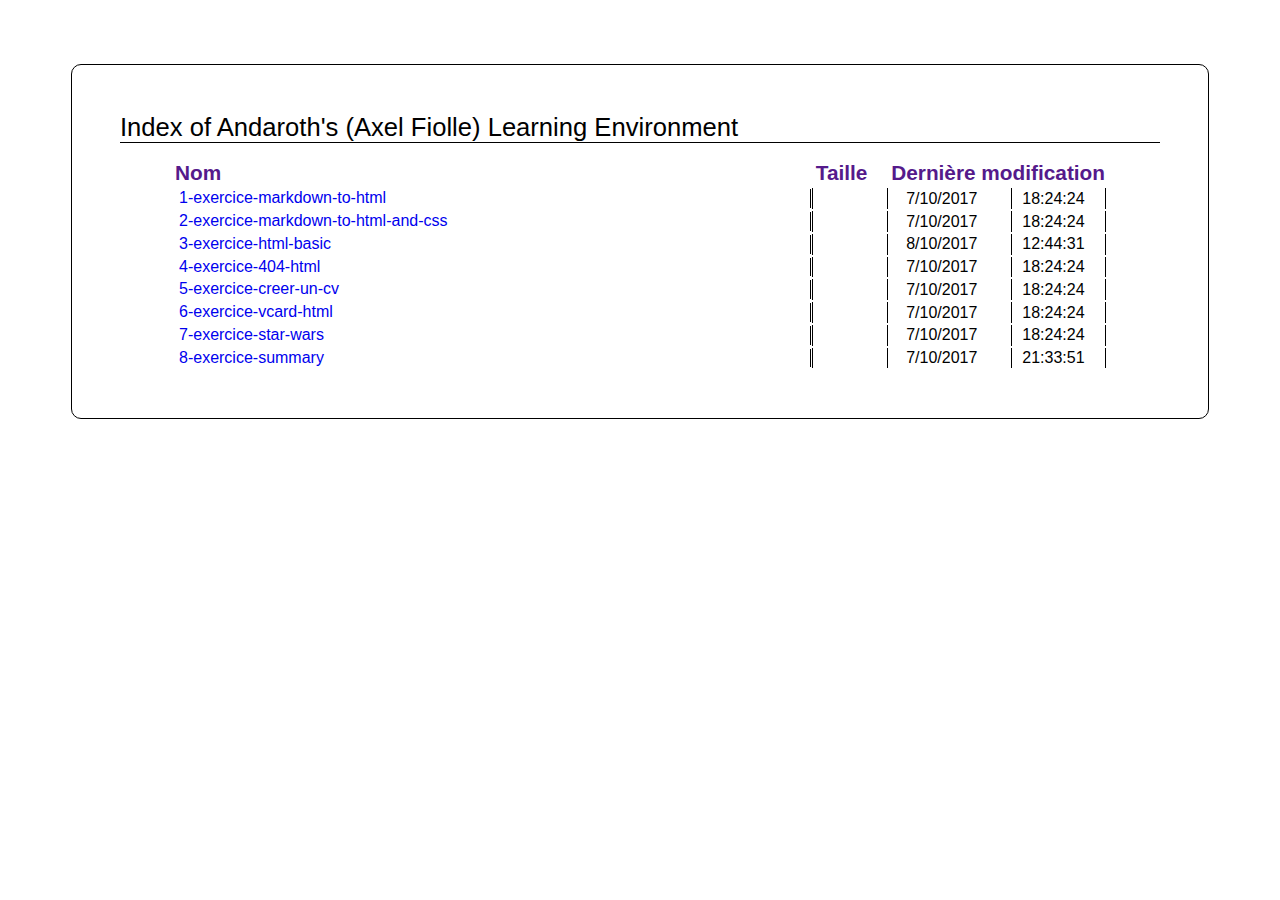
<file: index.html>
﻿<!DOCTYPE html>
<html>
<head>
<meta charset="UTF-8">
<link rel="stylesheet" href="style.css">
<script type="application/javascript">
'use strict';
var gTable, gOrderBy, gTBody, gRows, gUI_showHidden;
document.addEventListener("DOMContentLoaded", function() {
  gTable = document.getElementsByTagName("table")[0];
  gTBody = gTable.tBodies[0];
  if (gTBody.rows.length < 2)
    return;
  gUI_showHidden = document.getElementById("UI_showHidden");
  var headCells = gTable.tHead.rows[0].cells,
      hiddenObjects = false;
  function rowAction(i) {
    return function(event) {
      event.preventDefault();
      orderBy(i);
    }
  }
  for (var i = headCells.length - 1; i >= 0; i--) {
    var anchor = document.createElement("a");
    anchor.href = "";
    anchor.appendChild(headCells[i].firstChild);
    headCells[i].appendChild(anchor);
    headCells[i].addEventListener("click", rowAction(i), true);
  }
  if (gUI_showHidden) {
    gRows = Array.slice(gTBody.rows);
    hiddenObjects = gRows.some(row => row.className == "hidden-object");
  }
  gTable.setAttribute("order", "");
  if (hiddenObjects) {
    gUI_showHidden.style.display = "block";
    updateHidden();
  }
}, "false");
function compareRows(rowA, rowB) {
  var a = rowA.cells[gOrderBy].getAttribute("sortable-data") || "";
  var b = rowB.cells[gOrderBy].getAttribute("sortable-data") || "";
  var intA = +a;
  var intB = +b;
  if (a == intA && b == intB) {
    a = intA;
    b = intB;
  } else {
    a = a.toLowerCase();
    b = b.toLowerCase();
  }
  if (a < b)
    return -1;
  if (a > b)
    return 1;
  return 0;
}
function orderBy(column) {
  if (!gRows)
    gRows = Array.slice(gTBody.rows);
  var order;
  if (gOrderBy == column) {
    order = gTable.getAttribute("order") == "asc" ? "desc" : "asc";
  } else {
    order = "asc";
    gOrderBy = column;
    gTable.setAttribute("order-by", column);
    gRows.sort(compareRows);
  }
  gTable.removeChild(gTBody);
  gTable.setAttribute("order", order);
  if (order == "asc")
    for (var i = 0; i < gRows.length; i++)
      gTBody.appendChild(gRows[i]);
  else
    for (var i = gRows.length - 1; i >= 0; i--)
      gTBody.appendChild(gRows[i]);
  gTable.appendChild(gTBody);
}
function updateHidden() {
  gTable.className = gUI_showHidden.getElementsByTagName("input")[0].checked ?
                     "" :
                     "remove-hidden";
}
</script>
<link rel="icon" type="image/png" href="[data-uri]%2F9hAAAAGXRFWHRTb2Z0d2FyZQBBZG9iZSBJbWFnZVJlYWR5ccllPAAAAjFJREFUeNqsU8uOElEQPffR3XQ3ONASdBJCSBxHos5%2B3Bg3rvkCv8PElS78gPkO%2FATjQoUdO2ftrJiRh6aneTb9sOpC4weMN6lcuFV16pxDIfI8x12OYIDhcPiu2Wx%2B%2FHF5CW1Z6Jyegt%2FTNEWSJIjjGFEUIQxDrFYrWFSzXC4%2FdLvd95pRKpXKy%2BpRFZ7nwaWo1%2BsGnQG2260BKJfLKJVKGI1GEEJw7ateryd0v993W63WEwjgxfn5obGYzgCbzcaEbdsIggDj8Riu6z6iUk9SYZMSx8W0LMsM%2FSKK75xnJlIq80anQXdbEp0OhcPJ0eiaJnGRMEyyPDsAKKUM9clkYoDo3SZJzzSdp0VSKYmfV1co%2Bz580kw5KDIM8RbRfEnUf1HzxtQyMAGcaGruTKczMzEIaqhKifV6jd%2BzGQQB5llunF%2FM52BizC2K5sYPYvZcu653tjOM9O93wnYc08gmkgg4VAxixfqFUJT36AYBZGd6PJkFCZnnlBxMp38gqIgLpZB0y4Nph18lyWh5FFbrOSxbl3V4G%2BVB7T4ajYYxTyuLtO%2BCvWGgJE1Mc7JNsJEhvgw%2FQV4fo%2F24nbEsX2u1d5sVyn8sJO0ZAQiIYnFh%2BxrfLz%2Fj29cBS%2FO14zg3i8XigW3ZkErDtmKoeM%2BAJGRMnXeEPGKf0nCD1ydvkDzU9Jbc6OpR7WIw6L8lQ%2B4pQ1%2FlPF0RGM9Ns91Wmptk0GfB4EJkt77vXYj%2F8m%2B8y%2FkrwABHbz2H9V68DQAAAABJRU5ErkJggg%3D%3D">
<title>Index of Andaroth's (Axel Fiolle) Learning Environment</title>
<base href="https://andaroth.github.io/Learning-Environment/">
</head>
<body dir="ltr">
<h1>Index of Andaroth's (Axel Fiolle) Learning Environment</h1>
<p id="UI_showHidden" style="display:none"><label><input checked="" onchange="updateHidden()" type="checkbox">Afficher les objets cachés</label></p>
<table order="">
 <thead>
  <tr>
   <th><a href="">Nom</a></th>
   <th><a href="">Taille</a></th>
   <th colspan="2"><a href="">Dernière modification</a></th>
  </tr>
 </thead>
 <tbody>
<tr>
 <td sortable-data="11-exercice-markdown-to-html"><table class="ellipsis"><tbody><tr><td><a class="dir" href="1-exercice-markdown-to-html/">1-exercice-markdown-to-html</a></td></tr></tbody></table></td>
 <td></td>
 <td sortable-data="1507393464000000">7/10/2017</td>
 <td>18:24:24</td>
</tr><tr>
 <td sortable-data="12-exercice-markdown-to-html-and-css"><table class="ellipsis"><tbody><tr><td><a class="dir" href="2-exercice-markdown-to-html-and-css/">2-exercice-markdown-to-html-and-css</a></td></tr></tbody></table></td>
 <td></td>
 <td sortable-data="1507393464000000">7/10/2017</td>
 <td>18:24:24</td>
</tr><tr>
 <td sortable-data="13-exercice-html-basic"><table class="ellipsis"><tbody><tr><td><a class="dir" href="3-exercice-html-basic/">3-exercice-html-basic</a></td></tr></tbody></table></td>
 <td></td>
 <td sortable-data="1507459471000000">8/10/2017</td>
 <td>12:44:31</td>
</tr><tr>
 <td sortable-data="14-exercice-404-html"><table class="ellipsis"><tbody><tr><td><a class="dir" href="4-exercice-404-html/404.html">4-exercice-404-html</a></td></tr></tbody></table></td>
 <td></td>
 <td sortable-data="1507393464000000">7/10/2017</td>
 <td>18:24:24</td>
</tr><tr>
 <td sortable-data="15-exercice-creer-un-cv"><table class="ellipsis"><tbody><tr><td><a class="dir" href="5-exercice-creer-un-cv/">5-exercice-creer-un-cv</a></td></tr></tbody></table></td>
 <td></td>
 <td sortable-data="1507393464000000">7/10/2017</td>
 <td>18:24:24</td>
</tr><tr>
 <td sortable-data="16-exercice-vcard-html"><table class="ellipsis"><tbody><tr><td><a class="dir" href="6-exercice-vcard-html/">6-exercice-vcard-html</a></td></tr></tbody></table></td>
 <td></td>
 <td sortable-data="1507393464000000">7/10/2017</td>
 <td>18:24:24</td>
</tr><tr>
 <td sortable-data="17-exercice-star-wars"><table class="ellipsis"><tbody><tr><td><a class="dir" href="7-exercice-star-wars/">7-exercice-star-wars</a></td></tr></tbody></table></td>
 <td></td>
 <td sortable-data="1507393464000000">7/10/2017</td>
 <td>18:24:24</td>
</tr><tr>
 <td sortable-data="18-exercice-summary"><table class="ellipsis"><tbody><tr><td><a class="dir" href="8-exercice-summary/">8-exercice-summary</a></td></tr></tbody></table></td>
 <td></td>
 <td sortable-data="1507404831000000">7/10/2017</td>
 <td>21:33:51</td>
</tr></tbody></table>
</body></html>
</file>
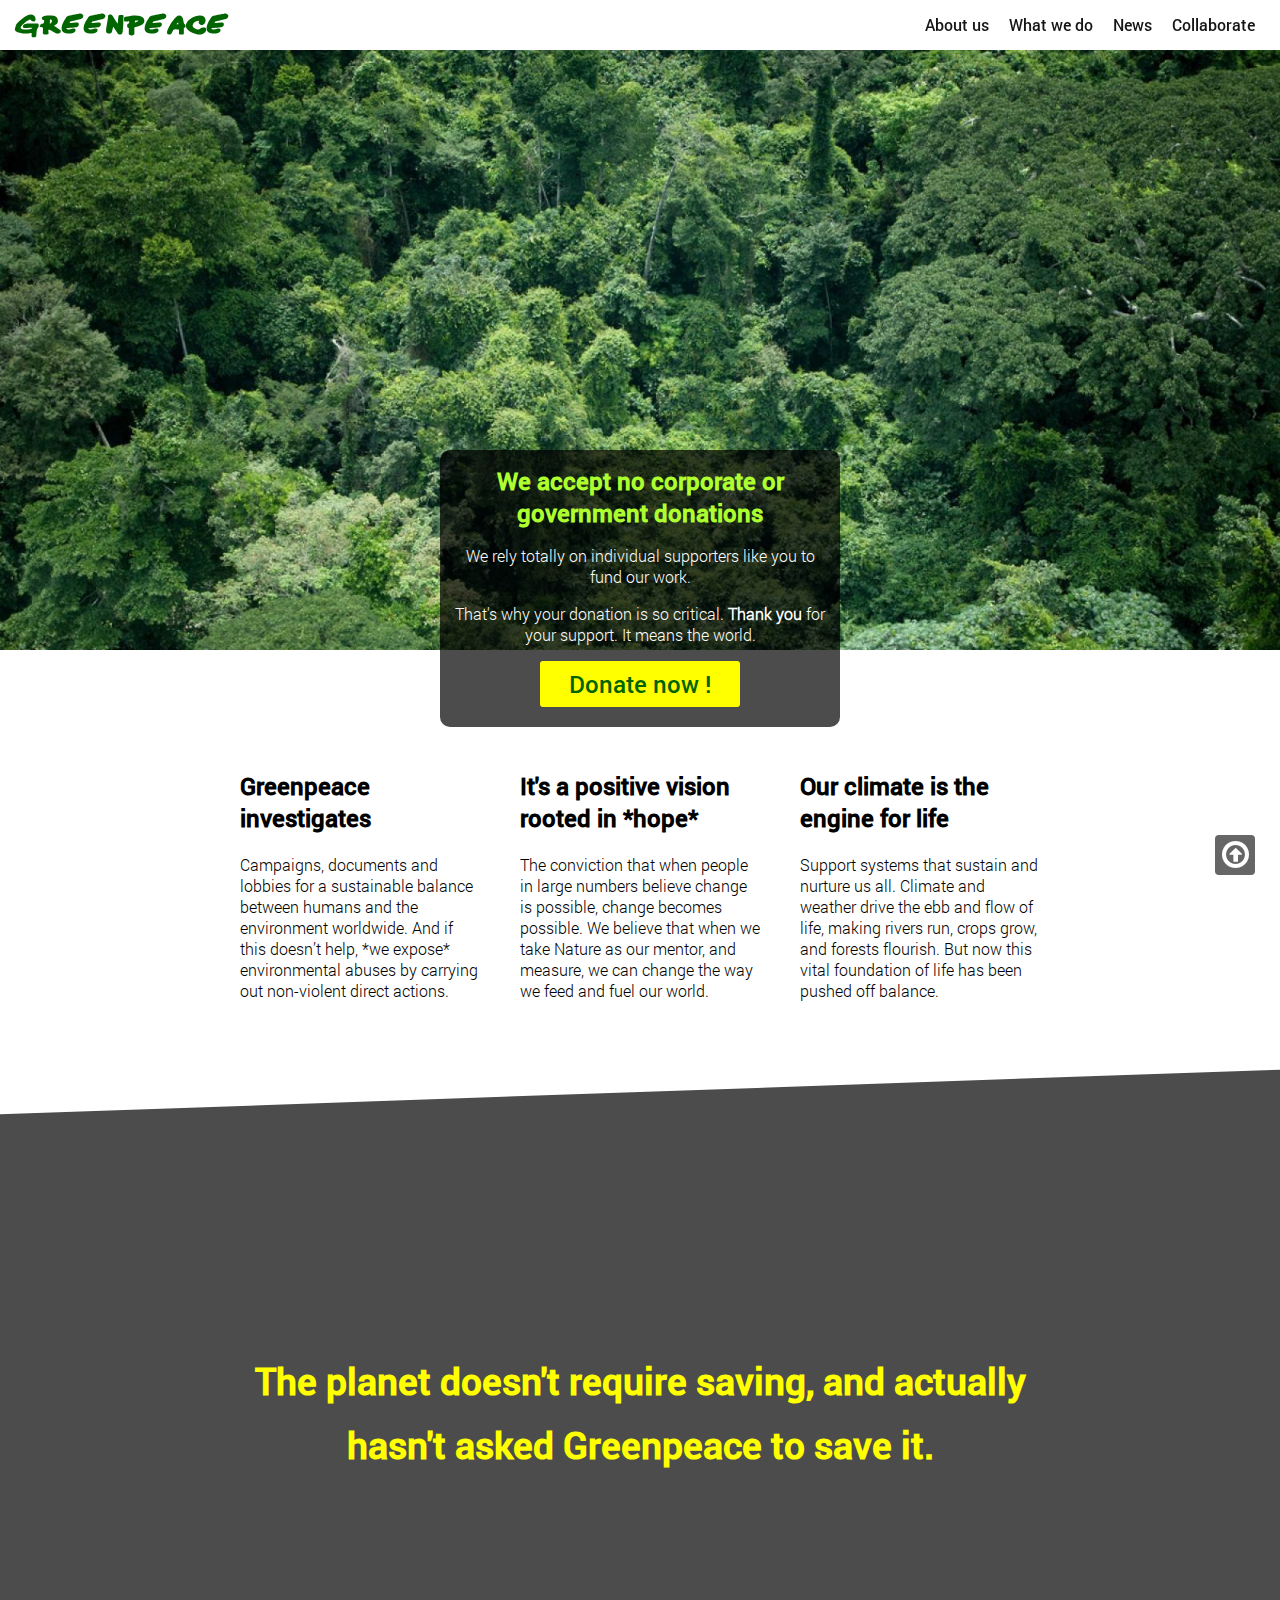
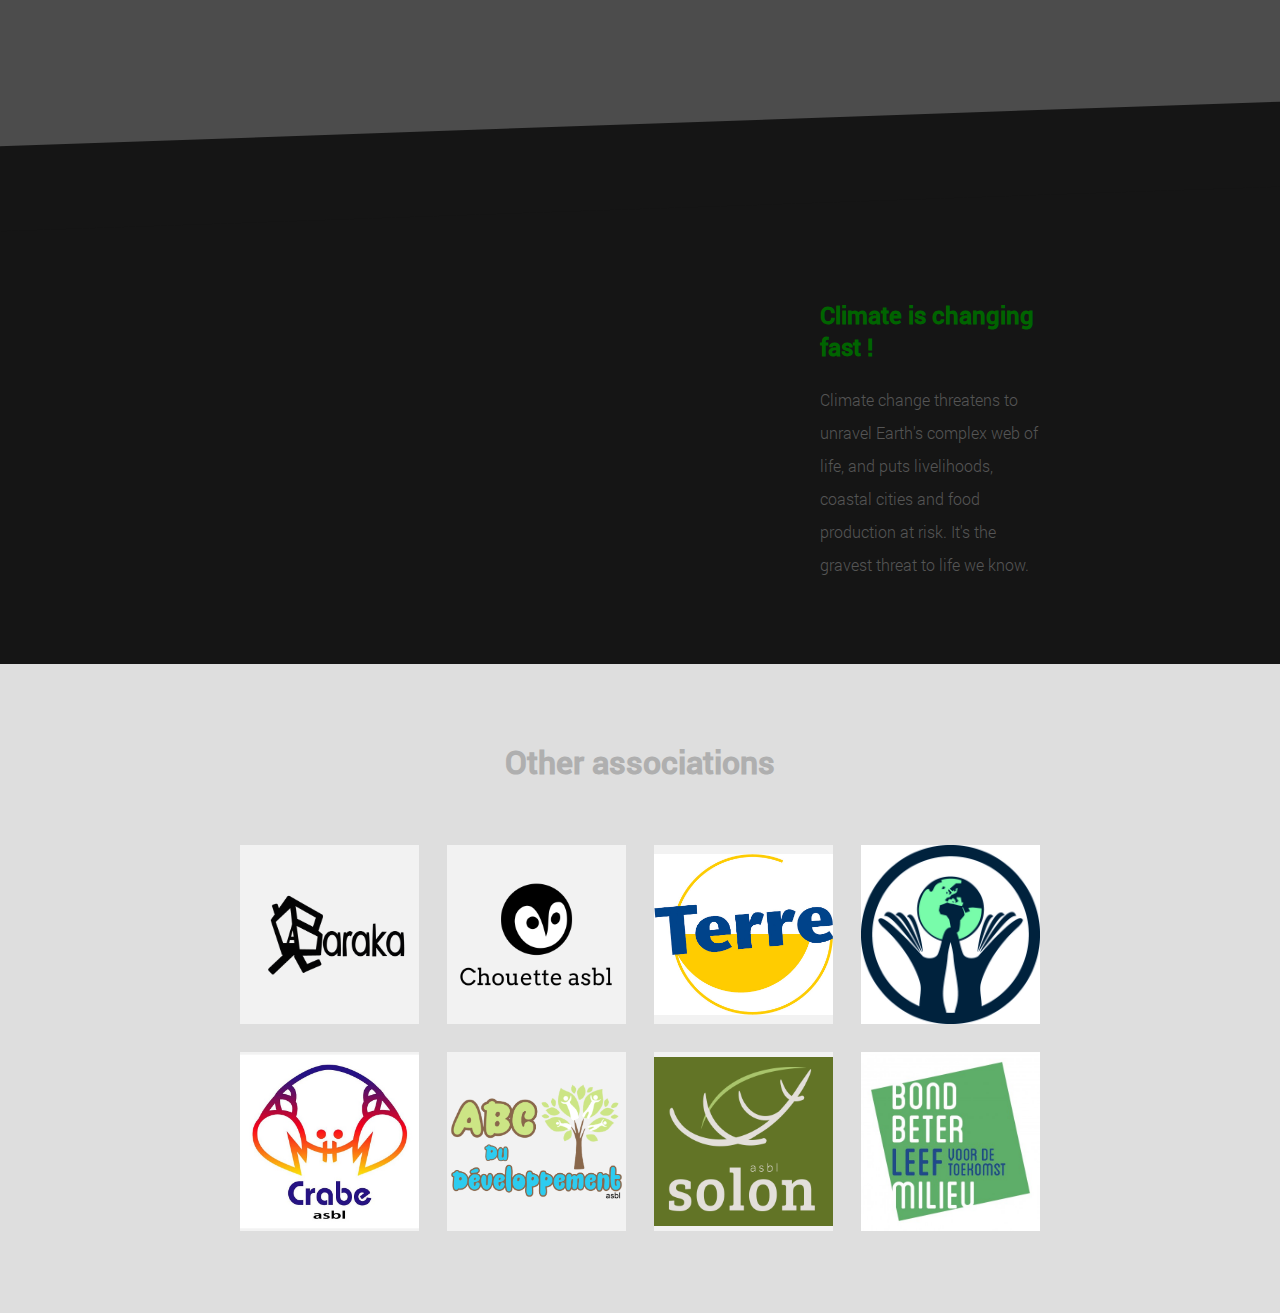
<file: 3-exercice-html-basic/index.html>
<!DOCTYPE html>
<!-- Le tag ci-dessus doit nécessairement être en ligne 1, il sert à indiquer au navigateur que ce fichier est du HTML5 -->
<html lang="en">
    <head>
        <title>Greenpeace</title>
        <meta charset="utf-8" />
        <!-- Force l'échelle (zoom) à 100% -->
        <meta name="viewport" content="width=device-width, initial-scale=1.0">
        
        <link rel="stylesheet" href="https://cdnjs.cloudflare.com/ajax/libs/font-awesome/4.7.0/css/font-awesome.min.css">
        
        <link rel="stylesheet" type="text/css" href="style.css" />
        <!-- Pour les écrans de moins de 800px de large (mobiles) -jajoute 20px de sureté-, appliquer ce CSS en plus du précédent -->
        <link rel="stylesheet" type="text/css" media="screen and (max-width: 820px)" href="portable.css" />
        
    </head>
    
    <body>
       <!-- Cette balise tout en haut du site sert au bouton "goTop" pour remonter au haut de la page -->
        <div id="top"></div>
        <!-- Le <header> peut être votre bannière, pour moi c'est la barre fixe du haut -->
        <header>
            <!-- Le titre de la page en h1 pour le SEO. Il n'y a qu'un seul h1 par page web. -->
            <h1><a href="./index.html">Greenpeace</a></h1>
            <!-- Balise <nav> pour que les moteurs de recherche annexent bien, ils reconnaissent cette balise comme le menu de navigation principal -->
            <nav class="menu">
                <ul>
                    <li><a href="http://www.greenpeace.org/international/en/about/">About us</a></li>
                    <li><a href="http://www.greenpeace.org/international/en/campaigns/">What we do</a></li>
                    <li><a href="http://www.greenpeace.org/international/en/news/">News</a></li>
                    <li><a href="http://www.greenpeace.org/international/en/getinvolved/">Collaborate</a></li>
                </ul>
            </nav>
        </header>
        <!-- La première section, la bannière et la *phrase d'accroche* (donations, lol) -->
        <section class="welcome">
            <!-- L'encadré des donations -->
            <div class="box">
                <h2 class="boxtitle">We accept no corporate or government donations</h2>
                <p class="introtxt">
                    We rely totally on individual supporters like you to fund our work.
                </p>
                <p class="introtxt">
                    That's why your donation is so critical. <strong>Thank you</strong> for your support. It means the world.
                </p>
                <!-- Un <a> suffit à faire n'importe quel type de bouton -->
                <a class="button" href="#">Donate now !</a>
            </div>
        </section>
        <!-- Une description en trois points -->
        <section class="about">
            <!-- Ici le container "three_col" pour délimiter la zone -->
            <div class="three_col">
                <!-- Chaque <div> représente une colonne -->
                <div>
                    <h2>Greenpeace investigates</h2>
                    <p>Campaigns, documents and lobbies for a sustainable balance between humans and the environment worldwide. And if this doesn’t help, *we expose* environmental abuses by carrying out non-violent direct actions.</p>
                </div>
                <!-- Chaque <div> a donc une classe différente pour faciliter le ciblage dans le CSS -->
                <div>
                    <h2>It's a positive vision rooted in *hope*</h2>
                    <p>The conviction that when people in large numbers believe change is possible, change becomes possible. We believe that when we take Nature as our mentor, and measure, we can change the way we feed and fuel our world.</p>
                </div>
                <!-- Notez que cette <div> est la dernière à l'intérieur de #three_col -->
                <div>
                    <h2>Our climate is the engine for life</h2> <p>Support systems that sustain and nurture us all. Climate and weather drive the ebb and flow of life, making rivers run, crops grow, and forests flourish. But now this vital foundation of life has been pushed off balance.</p>
                </div>
            </div>
        </section>
        <!-- La partie avec la citation -->
        <section class="quotesection">
            <!-- <blockquote> est la balise adéquate pour faire des citations -->
            <blockquote class="quote" cite="https://www.brainyquote.com/quotes/quotes/f/felixdenni555104.html?src=t_greenpeace">
                <!-- J'utilise la balise de titre h3 par style et également parce qu'une <section> doit obligatoirement contenir au moins un titre -->
                <h3>The planet doesn't require saving, and actually hasn't asked Greenpeace to save it.</h3></blockquote>
        </section>
        <!-- La partie avec la vidéo -->
        <section class="playersection">
            <!-- Ce <div> sert de container pour simuler 3 colonnes... -->
            <div>
                <!-- La vidéo YT prend la largeur de 2 colonnes dans le CSS -->
                <div class="player">
                    <iframe class="video_climate" src="https://www.youtube.com/embed/esj393oRKPc?rel=0&amp;controls=0&amp;showinfo=0"></iframe>
                </div>
                <!-- Ainsi, je garde la largeur de 1 colonne pour la zone de texte -->
                <div class="player_text">
                    <h2 class="videotitle">Climate is changing fast !</h2>
                    <p>Climate change threatens to unravel Earth's complex web of life, and puts livelihoods, coastal cities and food production at risk. It's the gravest threat to life we know.</p>
                </div>
            </div>
        </section>
        <!-- La section indiquant d'autres associations -->
        <section class="others">
            <h2>Other associations</h2>
            <!-- .assos délimite la zone pour la liste des *partenaires* -->
            <ul class="assos">
                <!-- Liste de block en float left pour former des tuiles responsive sans grid -->
                <li><a href="#"><img src="./img/ico/baraka.png" alt="assos"></a></li>
                <li><a href="#"><img src="./img/ico/chouette.png" alt="assos"></a></li>
                <li><a href="#"><img src="./img/ico/terre.jpg"  alt="assos"></a></li>
                <li><a href="#"><img src="./img/ico/fasi.jpg" alt="assos"></a></li>
                <li><a href="#"><img src="./img/ico/crabe.png" alt="assos"></a></li>
                <li><a href="#"><img src="./img/ico/abc.png" alt="assos"></a></li>
                <li><a href="#"><img src="./img/ico/solon.png" alt="assos"></a></li>
                <li><a href="#"><img src="./img/ico/klimaat.jpg" alt="assos"></a></li>
            </ul>
        </section>
        <!-- Un bouton pour revenir en haut de la page, on lui donne un ID pour pouvoir faire un scroll en douceur avec le app.js -->
        <a href="#top" id="goTop">
            <i class="fa fa-arrow-circle-o-up"></i>
        </a>
        <!-- J'appelle jQuery et mon app.js à la fin du document, on m'a appris que ça éviterait aux scripts de s'exécuter avant que la page ne soit entièrement chargée. -->
        <script type="text/javascript" src="./js/jquery.js"></script>     
        <script type="text/javascript" src="./js/app.js"></script>
        <!-- HAPPY END -->
    </body>
</html>
</file>
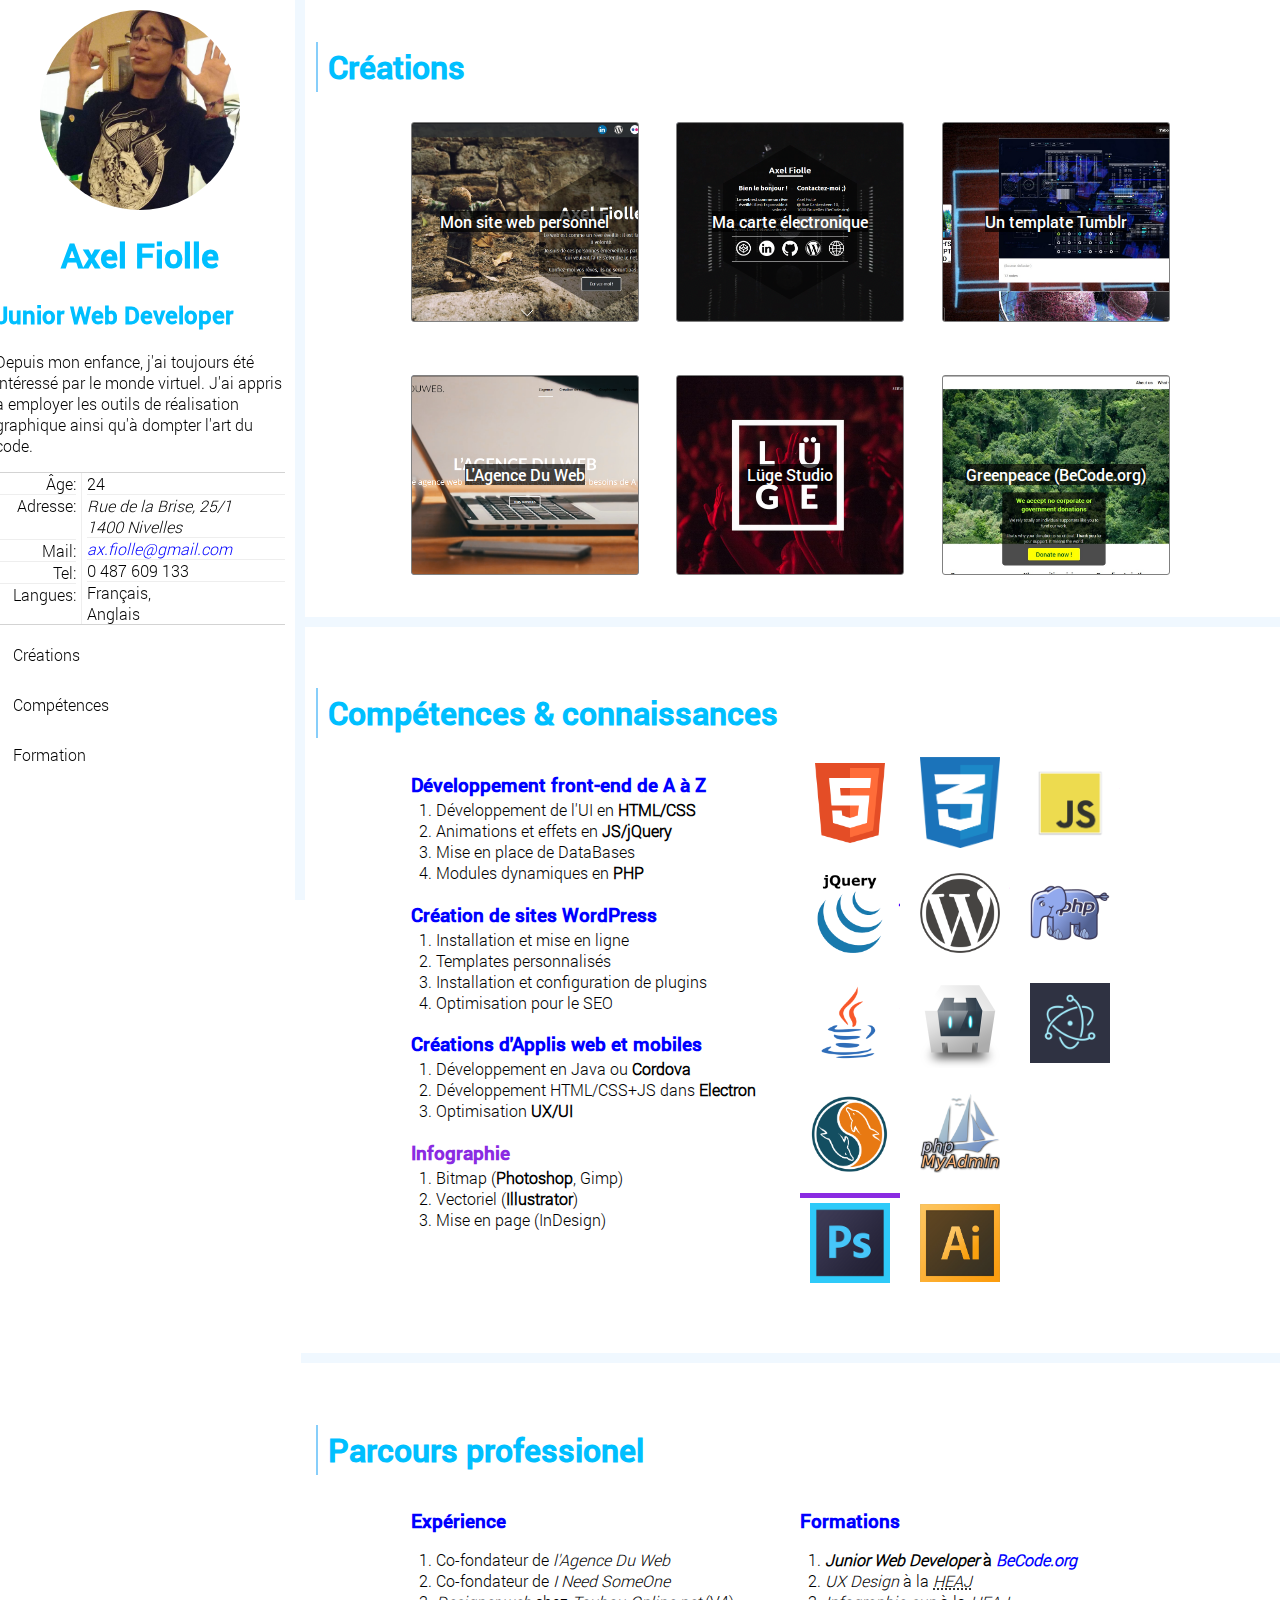
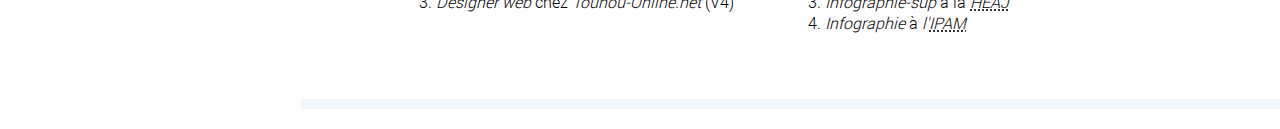
<file: 5-exercice-creer-un-cv/index.html>
<!DOCTYPE html>
<!-- Comment allez-vous aujourd'hui ? -->
<html lang="fr">
    <head>
        <title>Axel Fiolle</title>
        <meta charset="utf-8" />
        <meta name="viewport" content="width=device-width, initial-scale=1.0">
        <link rel="stylesheet" href="./css/style.css">
        <link rel="stylesheet" type="text/css" media="screen and (max-width: 900px)" href="./css/portable.css" />
    </head>
    
    <body>
            
        <section class="sidebar">
            <img class="pdp" src="./img/profilepic.jpg" alt="Photo de Axel FIolle">
            <div class="chara">
                <h1>Axel Fiolle</h1>
            </div>
            <div class="mobonly">
                <a href="#about">Plus ...</a>
            </div>
            <div class="about" id="about">
               <div class="mobonly">
                    <a href="#close">Fermer</a>
                </div>
                <h2>Junior Web Developer</h2>
                <p>Depuis mon enfance, j'ai toujours été intéressé par le monde virtuel. J'ai appris à employer les outils de réalisation graphique ainsi qu'à dompter l'art du code. </p>
                
                <div class="prez floater superfloater">
                    <div class="txright">
                        <ul>
                            <li>Âge:</li>
                            <li class="two_lines_h">Adresse:</li>
                            <li>Mail:</li>
                            <li>Tel:</li>
                            <li>Langues:</li>
                        </ul>
                    </div>
                    <div>
                       <ul>
                            <li>24</li>
                            <li>
                                <address>
                                    Rue de la Brise, 25/1<br/>1400 <span class="toUpper">Nivelles</span>
                                </address>
                            </li>
                            <li>
                                <address>
                                    <a href="mailto:ax.fiolle@gmail.com">ax.fiolle@gmail.com</a>
                                </address>
                            </li>
                            <li>0 487 609 133</li>
                            <li>Français, <br/>Anglais</li>
                        </ul>
                    </div>
                </div>
                <nav>
                    <ul>
                       <li><a class="goScroll folio" href="#folio">Créations</a></li>
                        <li><a class="goScroll skills" href="#skills">Compétences</a></li>
                        <li><a class="goScroll learn" href="#learn">Formation</a></li>
                    </ul>
                </nav>
            </div>
        </section>
        
        <main class="allcontent">
            <section id="folio">
               <h2>Créations</h2>
                <ul>
                    <li>
                        <a class="myweb" href="http://axelfiolle.be/" target="_blank"><span>Mon site web personnel</span></a>
                    </li>
                    <li>
                        <a class="vcard" href="https://andaroth.github.io/Learning-Environment/6-exercice-vcard-html/index.html" target="_blank"><span>Ma carte électronique</span></a></li>
                    <li>
                        <a class="mytumblr" href="https://andaanda.tumblr.com/" target="_blank"><span>Un template Tumblr</span></a>
                    </li>
                    <li>
                        <a class="agencedu" href="http://agenceduweb.be/" target="_blank"><span>L'Agence Du Web</span></a>
                    </li>
                    <li>
                        <a class="lugestudio" href="http://luge.studio" target="_blank"><span>Lüge Studio</span></a>
                    </li>
                    <li>
                        <a class="greenpeace" href="https://andaroth.github.io/Learning-Environment/3-exercice-html-basic/" target="_blank"><span>Greenpeace (BeCode.org)</span></a>
                    </li>
                </ul>
            </section>

            <section id="skills">
                <h2>Compétences &amp; connaissances</h2>
                <div class="floater">
                    <div>
                        <ul>
                            <li>
                                <h3>Développement front-end de A à Z</h3>
                                <ol>
                                    <li>Développement de l'UI en <strong>HTML/CSS</strong></li>
                                    <li>Animations et effets en <strong>JS/jQuery</strong></li>
                                    <li>Mise en place de DataBases</li>
                                    <li>Modules dynamiques en <strong>PHP</strong></li>
                                </ol>
                            </li>
                            <li>
                                <h3>Création de sites WordPress</h3>
                                <ol>
                                    <li>Installation et mise en ligne</li>
                                    <li>Templates personnalisés</li>
                                    <li>Installation et configuration de plugins</li>
                                    <li>Optimisation pour le SEO</li>
                                </ol>
                            </li>
                            <li>
                                <h3>Créations d'Applis web et mobiles</h3>
                                <ol>
                                    <li>Développement en Java ou <strong>Cordova</strong></li>
                                    <li>Développement HTML/CSS+JS dans <strong>Electron</strong></li>
                                    <li>Optimisation <strong>UX/UI</strong></li>
                                </ol>
                            </li>
                            <li>
                                <h3 class="infog">Infographie</h3>
                                <ol>
                                    <li>Bitmap (<strong>Photoshop</strong>, Gimp)</li>
                                    <li>Vectoriel (<strong>Illustrator</strong>)</li>
                                    <li>Mise en page (InDesign)</li>
                                </ol>
                            </li>
                        </ul>
                    </div>
                    <div>
                        <ul class="skills_technos">
                            <li class="html">
                                <h3>HTML5</h3>
                            </li>
                            <li class="css">
                                <h3>CSS3</h3>
                            </li>
                            <li class="js">
                                <h3>JavaScript</h3>
                            </li>
                            <li class="jquery">
                                <h3>jQuery</h3>
                            </li>
                            <li class="wp">
                                <h3>WordPress</h3>
                            </li>
                            <li class="php">
                                <h3>PHP</h3>
                            </li>
                            <li class="java">
                                <h3>Java</h3>
                            </li>
                            <li class="cordova">
                                <h3>Cordova</h3>
                            </li>
                            <li class="electron">
                                <h3>Electron</h3>
                            </li>
                            <li class="sql">
                                <h3>SQL</h3>
                            </li>
                            <li class="phpmy">
                                <h3>phpMyAdmin</h3>
                            </li>
                            <li class="psd">
                                <h3>Photoshop</h3>
                            </li>
                            <li class="ai">
                                <h3>Illustrator</h3>
                            </li>
                        </ul>
                    </div>
                </div>
            </section>

            <section id="learn">
                <h2>Parcours professionel</h2>
                <div class="floater">
                    <div>
                        <h3>Expérience</h3>
                        <ol>
                            <li>Co-fondateur de <em>l'Agence Du Web</em></li>
                            <li>Co-fondateur de <em>I Need SomeOne</em></li>
                                <li><em>Designer web</em> chez <em>Touhou-Online.net</em> (V4)</li>
                        </ol>
                    </div>
                    <div>
                        <h3>Formations</h3>
                        <ol>
                            <li><strong><em>Junior Web Developer</em> à <em><a href="http://becode.org" target="_blank">BeCode.org</a></em></strong></li>
                            <li><em>UX Design</em> à la <em><abbr title="Haute École Albert Jacquard">HEAJ</abbr></em></li>
                            <li><em>Infographie-sup</em> à la <em><abbr title="Haute École Albert Jacquard">HEAJ</abbr></em></li>
                            <li><em>Infographie</em> à <em>l'<abbr title="Institut Provincial des Arts et Métiers">IPAM</abbr></em></li>
                        </ol>
                    </div>
                </div>
            </section>

        </main>
        
        <script src="./js/jquery.js"></script>
        <!-- <script src="./js/jquery_appear.js"></script> -->

        <script src="./js/app.js"></script>
        
    </body>
</html>
</file>
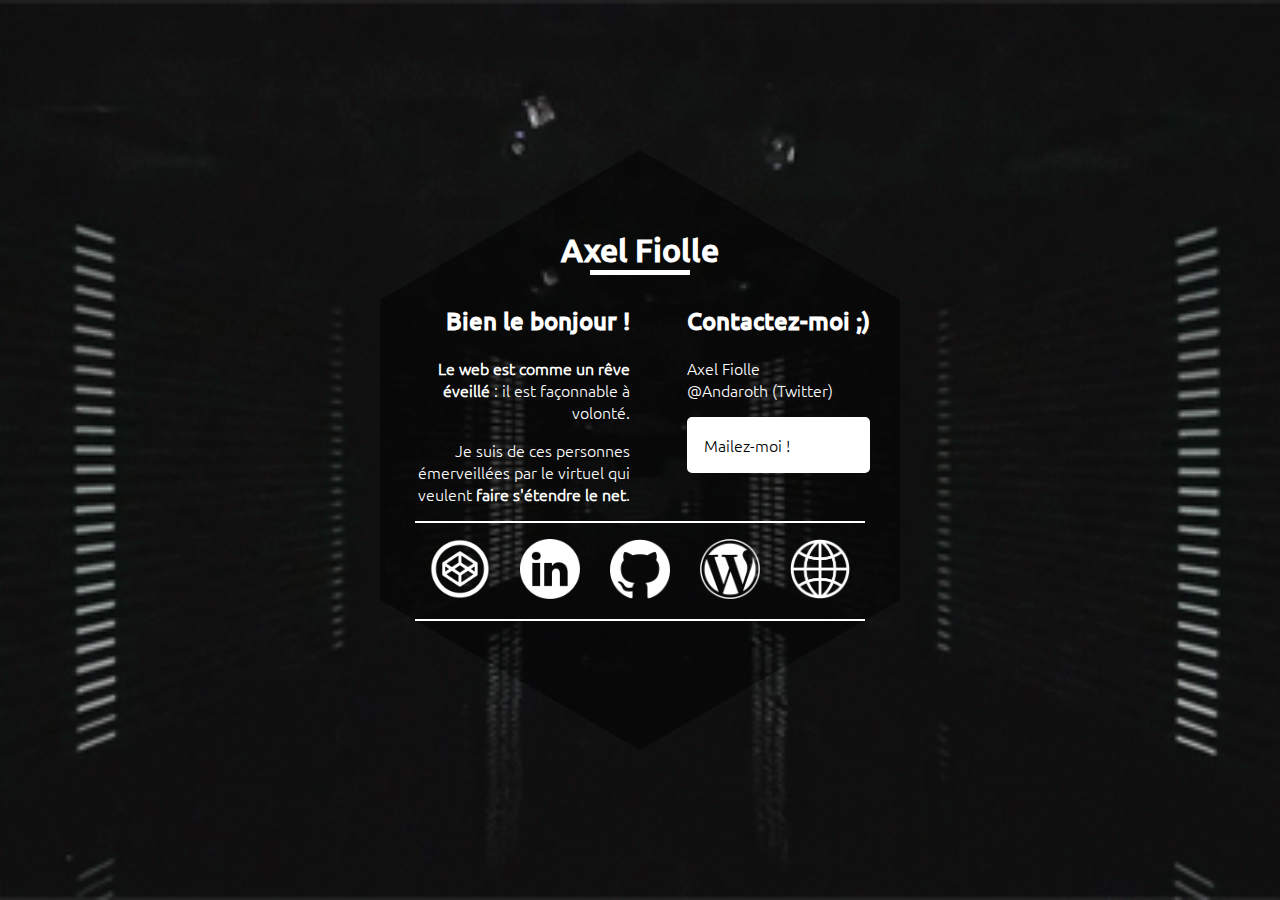
<file: 6-exercice-vcard-html/index.html>
<!DOCTYPE html>

<html>
    
    <head>
        <title>Axel Fiolle - VCard</title>
        <meta charset="utf-8" />
        <meta name="viewport" content="width=device-width, initial-scale=1.0">
        <link rel="stylesheet" href="./style/main.css">
        <link rel="stylesheet" media="screen and (max-width: 640px)" href="./style/portable.css" />
    </head>
    
    <body>
                
        <main id="content">
            
            <h1>Axel Fiolle</h1>
            
            <section class="prez">
               <h2>Bien le bonjour !</h2>
                <p><strong>Le web est comme un rêve éveillé</strong> : il est façonnable à volonté.</p>
                <p>Je suis de ces personnes émerveillées par le virtuel qui veulent <strong>faire s'étendre le net</strong>.</p>
            </section>
            
            <div class="contact">
                <h2>Contactez-moi ;)</h2>
                    <p>Axel Fiolle <br/>@Andaroth (Twitter)</p>
                <a class="button" href="mailto:ax.fiolle@gmail.com">Mailez-moi !</a>
            </div>
            
            <nav>
                <ul>
                    <li><a href="https://codepen.io/Andaroth/" target="_blank"><img src="./img/codepen.png" alt="Image CodePen"></a></li>
                    <li><a href="https://www.linkedin.com/in/axel-fiolle-4033b394" target="_blank"><img src="./img/linkedin.png" alt="Image LinkedIn"></a></li>
                    <li><a href="http://github.com/Andaroth" target="_blank"><img src="./img/github.png" alt="Image GitHub"></a></li>
                    <li><a href="http://axelandaroth.wordpress.com" target="_blank"><img src="./img/wordpress.png" alt="Image WordPress"></a></li>
                    <li><a href="http:/axelfiolle.be" target="_blank"><img src="./img/globe.png" alt="Image Web"></a></li>
                </ul>
            </nav>
            
        </main>
    </body>
    
</html>
</file>
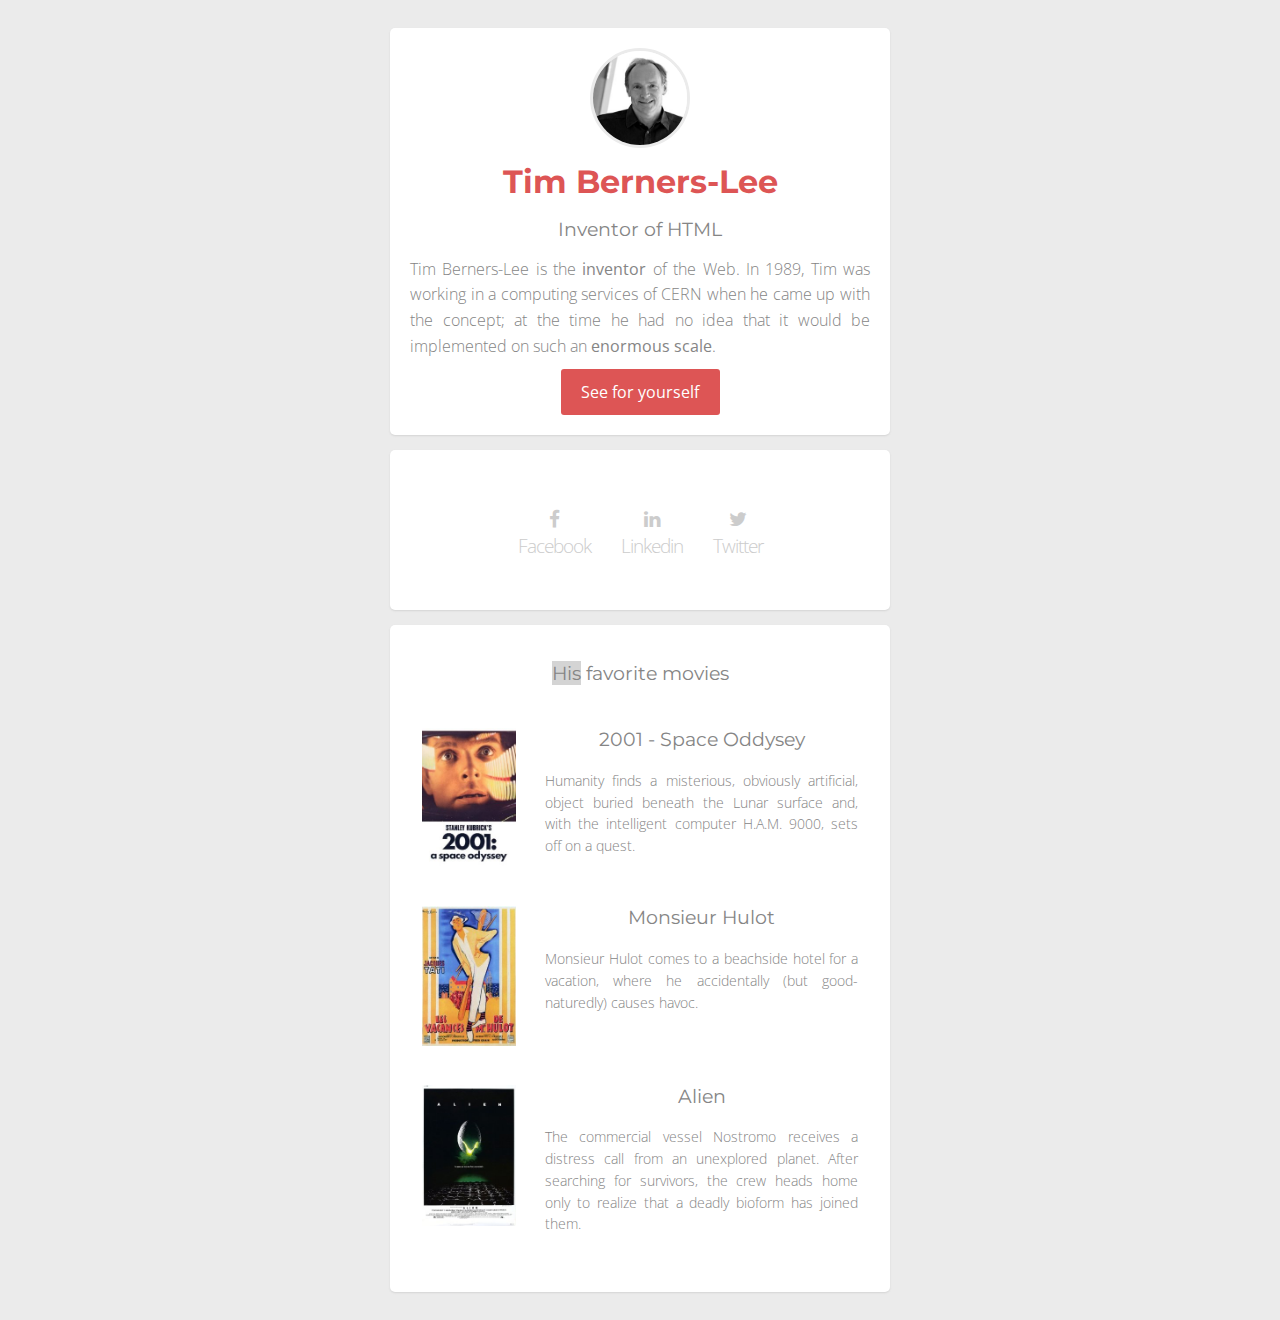
<file: 8-exercice-summary/index.html>
<!DOCTYPE html>

<html>
    
    <head>
        <title>Tim Berners-Lee</title>
        <meta charset="utf-8"/>
        <meta name="viewport" content="width=device-width, initial-scale=1.0">
        
        <link rel="stylesheet" href="https://fonts.googleapis.com/css?family=Open+Sans:400,300,700%7CMontserrat:400,700">
        <link rel="stylesheet" href="https://cdnjs.cloudflare.com/ajax/libs/font-awesome/4.7.0/css/font-awesome.min.css">
        
        <link rel="stylesheet" href="./style.css">
        <link rel="stylesheet" media="screen and (max-width: 550px)" href="./portable.css">
    </head>
    
    <body>
        <section class="box">
            <img class="pdp" src="./images/pdp.jpg" alt="Tim Berners-Lee's picture">
            <h1>Tim Berners-Lee</h1>
            <h2>Inventor of HTML</h2>
            <p>Tim Berners-Lee is the <strong>inventor</strong> of the Web. In 1989, Tim was working in a computing services of CERN when he came up with the concept; at the time he had no idea that it would be implemented on such an <strong>enormous scale</strong>.</p>
            <a href="https://fr.wikipedia.org/wiki/Tim_Berners-Lee" target="_blank" class="button">See for yourself</a>
        </section>
        
        <div class="box boxlist">
            <ul>
                <li><a href="http://www.facebook.com/tim.berners.lee" target="_blank"><i class="fa fa-facebook"></i><br/>Facebook</a></li>
                <li><a href="http://linkedin.com/in/tim-berners-lee-b41808ab" target="_blank"><i class="fa fa-linkedin"></i><br/>Linkedin</a></li>
                <li><a href="http://twitter.com/timberners_lee" target="_blank"><i class="fa fa-twitter"></i><br/>Twitter</a></li>
            </ul>
        </div>

        <main class="box">
            <h2><span class="backgrey">His</span> <span class="minimize">Favorite movies</span></h2>
            <table>
                <tr>
                    <td><img src="./images/kubricks_space_oddysey.jpg" alt="Affiche de Stanley Kubrick's - 2001: a space oddysey"></td>
                    <td>
                        <h3>2001 - Space Oddysey</h3>
                        <p>Humanity finds a misterious, obviously artificial, object buried beneath the Lunar surface and, with the intelligent computer H.A.M. 9000, sets off on a quest.</p>
                    </td>
                </tr>
                <tr>
                    <td><img src="./images/vacances_mr_hulot.jpg" alt="Affiche de Jacques Tati Les vacances de Monsieur Hulot"></td>
                    <td>
                        <h3>Monsieur Hulot</h3>
                        <p>Monsieur Hulot comes to a beachside hotel for a vacation, where he accidentally (but good-naturedly) causes havoc.</p>
                    </td>
                </tr>
                <tr>
                    <td><img src="./images/alien.jpg" alt="Affiche de Alien"></td>
                    <td>
                        <h3>Alien</h3>
                        <p>The commercial vessel Nostromo receives a distress call from an unexplored planet. After searching for survivors, the crew heads home only to realize that a deadly bioform has joined them.</p>
                    </td>
                </tr>
            </table>
        </main>
        
    </body>
    
</html>
</file>
<file: style.css>
:root {
  font-family: sans-serif;
}
img {
  border: 0;
}
th {
  text-align: start;
  white-space: nowrap;
}
th > a {
  color: inherit;
}
table[order] > thead > tr > th {
  cursor: pointer;
}
table[order] > thead > tr > th::after {
  display: none;
  width: .8em;
  margin-inline-end: -.8em;
  text-align: end;
}
table[order="asc"] > thead > tr > th::after {
  content: "\2193"; /* DOWNWARDS ARROW (U+2193) */
}
table[order="desc"] > thead > tr > th::after {
  content: "\2191"; /* UPWARDS ARROW (U+2191) */
}
table[order][order-by="0"] > thead > tr > th:first-child > a ,
table[order][order-by="1"] > thead > tr > th:first-child + th > a ,
table[order][order-by="2"] > thead > tr > th:first-child + th + th > a {
  text-decoration: underline;
}
table[order][order-by="0"] > thead > tr > th:first-child::after ,
table[order][order-by="1"] > thead > tr > th:first-child + th::after ,
table[order][order-by="2"] > thead > tr > th:first-child + th + th::after {
  display: inline-block;
}
table.remove-hidden > tbody > tr.hidden-object {
  display: none;
}
td {
  white-space: nowrap;
border-right: 1px solid black;
}
table.ellipsis {
  width: 100%;
  table-layout: fixed;
  border-spacing: 0;
}
table.ellipsis > tbody > tr > td {
  padding: 0;
  overflow: hidden;
  text-overflow: ellipsis;
}
/* name */
/* name */
th:first-child {
  padding-inline-end: 2em;
}
/* size */
th:first-child + th {
  padding-inline-end: 1em;
}
td:first-child + td {
  text-align: end;
  padding-inline-end: 1em;
}
/* date */
td:first-child + td + td {
  padding-inline-start: 1em;
  padding-inline-end: .5em;
}
/* time */
td:first-child + td + td + td {
  padding-inline-start: .5em;
}
.symlink {
  font-style: italic;
}
.dir ,
.symlink ,
.file {
  margin-inline-start: 20px;
}
.dir::before ,
.file > img {
  margin-inline-end: 4px;
  margin-inline-start: -20px;
  max-width: 16px;
  max-height: 16px;
  vertical-align: middle;
}
.dir::before {
  content: url(resource://gre/res/html/folder.png);
}

/* This Source Code Form is subject to the terms of the Mozilla Public
 * License, v. 2.0. If a copy of the MPL was not distributed with this
 * file, You can obtain one at http://mozilla.org/MPL/2.0/. */

:root {
  background-color: -moz-dialog;
  color: -moz-dialogtext;
  font: message-box;
  padding-left: 2em;
  padding-right: 2em;
}

body {
  border: 1px solid ThreeDShadow;
  border-radius: 10px;
  padding: 3em;
  min-width: 30em;
  max-width: 65em;
  margin: 4em auto;
  background-color: -moz-field;
  color: -moz-fieldtext;
}

h1 {
  font-size: 160%;
  margin: 0 0 .6em;
  border-bottom: 1px solid ThreeDLightShadow;
  font-weight: normal;
}

a {
  text-decoration: none;
}

a:hover {
  text-decoration: underline;
}

p {
  font-size: 110%;
}

#UI_goUp {
  margin-top: 0;
  float: left;
}

#UI_goUp:dir(rtl) {
  float: right;
}

#UI_showHidden {
  margin-top: 0;
  float: right;
}

#UI_showHidden:dir(rtl) {
  float: left;
}

table {
  clear: both;
  width: 90%;
  margin: 0 auto;
}

thead {
  font-size: 130%;
}

/* last modified */
th:last-child {
  text-align: center;
}

th:hover > a {
  text-decoration: underline;
}

body > table > tbody > tr:hover {
  outline: 1px solid ThreeDLightShadow;
  -moz-outline-radius: .3em;
}

/* let 'Size' and 'Last Modified' take only as much space as they need and 'Name' all the rest */
td:not(:first-child) {
  width: 0;
}

.up {
  padding: 0 .5em;
  margin-inline-start: 20px;
}

.up::before {
  margin-inline-end: 4px;
  margin-inline-start: -20px;
  vertical-align: middle;
  content: url(chrome://global/skin/dirListing/up.png);
}

.dir::before {
  content: url(chrome://global/skin/dirListing/folder.png);
}
</file>
<file: 3-exercice-html-basic/style.css>
/* @font-face va me permettre d'utiliser mes propres polices sur mon site, et ce sans devoir les chercher en ligne */
@font-face {
    /* On choisit le nom par lequel on va l'invoquer */
    font-family: RobotoM;
    /* Et on indique l'emplacement de la police */
    src: url("./fonts/Roboto-Medium.ttf");
}

@font-face {
    font-family: Roboto;
    src: url("./fonts/Roboto-Light.ttf");
}

@font-face {
    font-family: Wimp-Out;
    src: url("./fonts/wimpe.ttf");
}
/* Notez que je déclare mes font-face en début de fichier */

/* Toutes les valeurs de taille que j'indiquerai comprendront les bordures des éléments */
* {
    box-sizing: border-box;
}

body {
    /* Petit margin de 50px en haut pour épouser la forme du <header> */
    margin: 50px 0 0 0;
    padding: 0;
    /* Tous ces zéros retirent les bords de vos pages */
    /* Et ici j'indique que la police par défaut de la page est Roboto, que j'ai appelée en haut, dans le font-face */
    font-family: Roboto;
}
#top {
    float: left;
    position: absolute;
    top: 0;
    left: 0;
}

header {
    /* block pour pouvoir lui donner facilement la forme que je veux */
    display: block;
    margin: 0;
    /* Pas nécessaire, perso j'aime bien avoir le header fix en haut de la page pour l'avoir à porté de main, je trouve ça mieux pour l'UX */
    position: fixed;
    /* On met le header en haut à droite */
    top: 0;
    left: 0;
    /* Toute la largeur de l'écran */
    width: 100%;
    
    height: 50px;
    /* rgba(ROUGE,VERT,BLEU,Transparence) */
    background: rgba(255,255,255,.7);
    /* Permet de garder le header visible par dessus tout le reste */
    z-index: 10;
}

.menu {
    display: block;
    /* En haut, fixe et à droite */
    top: 0;
    position: fixed;
    right: 15px;
}

.menu ul {
    /* Pas de puces, c'est moche */
    list-style: none;
    /* Pas d'écart à gauche, c'est moche */
    padding-left: 0;
    /* Pour éviter que le margin ne décale le ul */
    margin: 0;
    /* Pour que les <li> soient des block en ligne */
    display: inline-block;
}

.menu ul li {
    /* Pour les faire s'aligner à la suite dans l'horizontal */
    float: left;
}
/* C'est sur <a> qu'il faut mettre du style car c'est <a> précisément qui est le lien cliquable */
.menu ul li a {
    display: block;
    
    color: #151515;
    font-family: RobotoM;
    
    height: 50px;
    line-height: 50px;
    /* la hauteur de ligne == la hauteur du <header>, ainsi le texte est correctement aligné au milieu dans la verticale */
    /*  */
    padding: 0 10px;
    /* Pas de soulignement */
    text-decoration: none;
    /* Je fais une bordure transparente... */
    border-bottom: 5px solid transparent;
}
.menu ul li a:hover,
.menu ul li a:focus {
    /* ... comme ça, je peux la faire apparaître lorsque l'on survole à la souris ou que le sélecteur est sur l'élément */
    border-bottom: 5px solid green;
    color: green;
    /* Ombre non floue à 1px vers le bas */
    text-shadow: 0 1px 0 yellow;
}
/* Tous les titres sont en Roboto Medium */
h1, h2, h3, h4, h5, h6 {
    font-family: RobotoM;
}
/* Le titre du site */
h1 {
    margin: 0;
    padding: 0 15px;
    /* Pareil que pour le menu, hauteur de ligne == hauteur du header */
    line-height: 50px;
    /* Juste la police d'écriture GreenPeace */
    font-family: Wimp-Out;
}
/* Le lien cliquable du site */
h1 a { 
    /* Je déclare la couleur DANS le lien sinon le style par défaut des <a> va le rendre bleu */
    color: darkgreen; 
    text-decoration: none;
    
    text-shadow: 1px 0 2px white;
}
h1 a:hover,
h1 a:focus {
    text-shadow: 0 0 5px yellow;
}
/* La première section */
.welcome { 
    /* La bannière du site */
    background-image: url("./img/forest.jpg");
    background-position: top center;
    background-size: cover;
    /* Je fais une hauteur fixe car sinon c'est chiant pour la .box */
    height: 600px;
}

.box {
    display: block;
    float: left;
    /* float left + ceci */
    margin-left: 50%;
    transform: translateX(-50%);
    /* Permet dans certains cas de mettre un block au centre de la largeur */
    
    color: white;
    background-color: rgba(0,0,0,.7);
    
    width: 400px;
    
    padding: 10px;
    /* Des coins arrondis */
    border-radius: 10px;
    /* Pour décaler la .box comme selon le layout */
    margin-top: 400px;
    /* UX */
    text-align: center;
}
.boxtitle {
    margin: 5px auto;
    color: greenyellow;
}
/* Styler le <a> en boutton */
a.button { 
    display: block;
    
    padding: 5px;
    
    background: yellow;
    color: darkgreen;
    
    font-family: RobotoM;
    /* Retirer le soulignement, car c'est un bouton */
    text-decoration: none;
    /* Plutôt qu'tiliser height et width, padding va ici me permettre de grossir le bouton, tout en préservant la zone cliquable jusqu'aux bords visibles du bouton */
    padding: 5px;
    margin: 10px auto;
    /* Je suis quand-même obligé de définir sa largeur maximale, sinon il prend 100% */
    max-width: 200px;
    font-size: 1.5em;
    
    border: 2px solid yellow;
    
    border-radius: 3px;
    /* Permet de faire une transition entre son apparence au repos/survolé... */
    transition: .2s ease-in-out;
}
a.button:hover,
a.button:focus {
    background: transparent;
    color: yellow;
    /* ... et légèrement agrandir la taille du <a> au survol pour rendre la sensation du bouton clicable */
    transform: scale(1.1);
}
.about {
    padding-top: 100px;
}
/* Cette hauteur de ligne me semble judicieuse pour une lecture agréable tout en restant compact sur tous les appareils */
.about ul li p { 
    line-height: 1.5em; 
}
/* Le container pour les trois points de présentation */
.three_col {
    /* On lui donne le display grid pour pouvoir avoir trois colonnes */
    display: grid;
    grid-template-columns: 30% 30% 30%;
    grid-column-gap: 5%;
    /* je délimite la zone à 800px pour une lecture plus confortable */
    max-width: 800px;
    /* le margin horizontal réglé sur auto permet d'aligner les blocks au centre  */
    margin: 0 auto;
}
.three_col div{
    /* Le padding pousse le bas de la <section> pour augmenter la lisibilité */
    padding-bottom: 15px;
}
/* Excepté la dernière */
.three_col div:last-child {
    /* ... qui n'a pas de margin à droite pour pouvoir rentrer dans les 800px de large du parent */
    margin-right: 0;
}

.quotesection {
    /* Vu que l'élément précédent contient des float left, il convient de mettre un clear both dans l'élément suivant pour qu'il viennent bien se placer EN DESSOUS */
    clear: both;
    
    margin: 20px 0 0 0;
    /* On donne une image d'arrière plan, fixe */
    background-image: url("./img/tiger.jpg");
    background-position: bottom;
    background-attachment: fixed;
    background-size: cover;
    
    text-align: center;
    line-height: 250px;
}
/* Je fais un bord penché à la section avec :before pour créer de la dynamique 

J'utilise before pour créer une forme de type block sans devoir l'écrire dans le .html */
.quotesection:before {
    /* content "" + display block pour créer une forme vide */
    content: "";
    display: block;
    /* Float left pour ne pas déranger la mise en page des autres éléments */
    float: left;
    /* 100% pour que l'illusion prenne toute la largeur de l'écran */
    width: 100%;
    /* Une valeur (ici arbitraire) pour que le block cache efficacement le bord de la section */
    height: 75px;
    /* On donne la couleur de fond au block */
    background: white;
    /* On skew() pour tordre/incliner le block et ainsi donner l'illusion d'un bord de section penché ! */
    transform: skewY(-2deg) translateY(-35px);
    /* Le translate c'est pour bien cacher toute la bordure d'origine */
}
/* Tout pareil, mais avec :after pour le bord du bas */
.quotesection:after {
    content: "";
    display: block;
    float: left;
    
    width: 100%;
    height: 85px;
    
    background: #151515;
    
    transform: skewY(-2deg) translateY(-50px);
}
/* Avec la balise <blockquote, ici nommée .quote, je créé un block qui va prendre toute la largeur de la page */
.quote {
    /* Ce fond transparent permet d'améliorer la lisibilité du texte */
    background: rgba(0,0,0,.7);
    display: block;
    
    line-height: 2em;
    font-size: 2em;
    
    margin: 0 auto;
    
    color: yellow;
}

.quote h3 { 
    display: block;
    /* 800px pour garder de la lisibilité */
    width: 800px; 
    margin: 0 auto;
    /* Je mets 33% de la Vertical Height en haut et en bas du h3 en padding pour agrandir la <section> tout en gardant l'image d'arrière-plan par le background de .quote */
    padding: 33vh 0;
}

.playersection { 
    /* Un peu de padding pour la respirabilité du texte */
    padding: 50px 0 100px ;
    margin: 0 auto;
    /* Sombre pour améliorer la visibilité de la vidéo */
    background: #151515;
    color: #555;
}
/* Le container de cette section */
.playersection div {
    display: block;
    /* Vous connaissez la chanson */
    width: 800px;
    height: 300px;
    margin: 20px auto;
}

.playersection div div.player {
    display: block;
    float: left;
    /* Largeur deux colonnes */
    width: 530px;
}
.video_climate {
    display: block;
    /* On force la forme de cette saleté de iframe */
    width: 100%;
    height: 300px;
    border: 0;
}

.playersection div div.player_text {
    /* float right car flemme de calculer le margin */
    float: right;
    width: 220px;
}
/* Le style du texte accompagnant la vidéo */
.videotitle { color: darkgreen; }
.player_text p { line-height: 33px; }
/* La section des autres associations */
.others {
    /* On oublie pas le clear both car on a fait du float left et right juste au dessus */
    clear: both;
    display: block;
    padding: 50px;
    
    background-color: #dedede;
    
    text-align: center;
}

.others h2 {
    font-size: 2em;
    color: #afafaf;
    padding-bottom: 35px;
}
/* On va créer des tuiles avec les liens/images des associations */
.assos { 
    /* Pour que les li soient des blocks en ligne */
    display: inline-block;
    
    max-width: 800px;
    margin: 0 auto;
    height: 100%; 
    
    list-style: none;
    padding-left: 0;
}
/* Les tuiles */
.assos li {
    /* Tu connais */
    float: left; 
    display: block;
    /* Espacement entre les tuiles (haut, droite, bas, gauche) */
    margin: 0 28px 28px 0;
}
/* Tous les <li> de la 4ème colonne */
.assos li:nth-child(4n) {
    /* Sont privés de margin right pour fit dans les 800px */
    margin: 0 0 28px 0;
}
/* On donne la forme des tuiles sur la <a> pour que toute la surface soit clicable */
.assos li a {
    display: flex;
    
    width: 179px;
    height: 179px;
    
    background: rgba(255,255,255,.6);
    /* Transition pour smooth tout ça */
    transition: .2s ease-in-out;
}
/* Effet :D */
.assos li a:hover,
.assos li a:focus {
    transform: scale(1.05);
}
/* Pour que les images n'hésitent pas à fit dans la plus grande largeur possible */
.assos li a img {
    max-height: 179px;
    max-width: 179px;
    margin: auto;
}
/* Le bouton pour remonter tout en haut du site */
#goTop {
    /* Fixed pour l'avoir tout le temps à portée de main */
    position: fixed;
    display: flex;
    width: 40px;
    height: 40px;
    /* En bas à droite pour qu'il ne gêne pas le design */
    right: 25px;
    bottom: 25px;
    
    border-radius: 4px;
    background: rgba(0,0,0,.6);
    /* On cache le texte du bouton sans faire de text-indent de m*rde 
    text-indent: 100%;
    white-space: nowrap;
    overflow: hidden;*/
}
#goTop:hover {
    background: grey;
    /* On change le curseur en pointeur au survol pour indiquer qu'on peut cliquer */
    cursor: pointer;
}
#goTop { text-decoration: none; }
a#goTop i {
    display: block;
    margin: auto;
    color: white;
    font-size: 2em;
}
</file>
<file: 3-exercice-html-basic/portable.css>
/* On tente mine de rien d'empêcher tous les éléments de dépasser les 800px */
* {
    max-width: 800px;
}
/* Plus petit pour s'adapter aux petits écrans */
.welcome {
    height: 250px;
}
/* En attendant de faire un menu portable */
.menu { display: none; }
/* La box devient 100% de large */
.box {
    margin-top: 170px;
    width: 100%;
    
    border-radius: 0;
}
/* La citation doit être moins large */
.quote h3 { 
    width: initial;
    max-width: 400px;
}
/* Le container de la vidéo s'adapte à la largeur de l'écran */
.playersection div {
    width: auto;
}
/* La vidéo sera au dessus de son texte et prendra toute la largeur disponible */
.playersection div div.player,
.playersection div div.player_text {
    clear: both;
    width: 100%;
    background: #151515;
}

.player_text p {
    margin: 0;
    padding: 15px;
}
.about {
    padding-top: 150px;
}
/* Les 3 points de description se suivent en vertical pour une meilleure expérience sur téléphones */
.three_col {
    display: block;
    padding-bottom: 5px;
}
.three_col div {
    display: block;
    width: 100%;
    padding: 0 50px;
}
/* On change les tuiles et leur container en flexbox ... */
.assos {
    width: auto;
    
    display: flex;
    flex-direction: column;
    flex-wrap: wrap;
    justify-content: center;
}
/* ... pour les enchaîner à la vertical également */
.assos li {
    width: 150px;
    margin: 15px auto;
}
/* On annule la diff de margin sur le 4nème élément */
.assos li:nth-child(4n) {
    margin: 15px auto;
}
</file>
<file: 5-exercice-creer-un-cv/css/style.css>
@font-face {
    font-family: RobotoM;
    src: url("../fonts/Roboto-Medium.ttf");
}

@font-face {
    font-family: Roboto;
    src: url("../fonts/Roboto-Light.ttf");
}

* {
    box-sizing: border-box;
}

body {
    margin: 0;
    padding: 0;
    
    font-family: Roboto;
}

ul {
    margin: 0;
    padding: 0;
    list-style-type: none;
}

ol {
    padding-left: 25px;
}

a {
    text-decoration: none;
    color: blue;
}

.toUpper {
    text-transform: capitalize;
}

h1, h2, h3, h4, h5, h6 {
    font-family: RobotoM;
    color: deepskyblue;
}

h1 {
    text-align: center;
    font-size: 2.1em;
}

.banner h2 {
    text-align: center;
}

.pdp {
    display: block;
    
    height: 200px;
    width: 200px;
    
    margin: 0 auto;
    border-radius: 50%;
}

.allcontent {
    display: block;
    margin-left: 23.5%;
}

.sidebar {
    display: block;
    position: fixed;
    top: 0;
    left: 0;
    
    height: 100vh;
    width: 25%;
    
    padding: 10px;
    
    border-right: 10px solid aliceblue;
    
    direction: rtl;
    overflow-y: scroll;
    
    transform: translateX(-15px);
}
.sidebar * {
    direction: ltr;
}

nav ul {
    display: block;
}
nav ul li a {
    display: block;
    
    margin-top: 10px;
    padding-left: 15px;
    border-left: 3px solid lightskyblue;
    
    line-height: 40px;
    height: 40px;
    
    color: black;
}
nav ul li a:hover {
    background: skyblue;
    color: white;
    text-align: right;
    padding-right: 5px;
    border-left: 3px solid skyblue;
}

main section {
    clear: both;
    display: block; 
    border-bottom: 10px solid aliceblue;
    margin-bottom: 20px;
    
    padding: 15px;
    padding-bottom: 50px;
}


main section h2 {
    height: 50px;
    line-height: 50px;
    font-size: 2em; 
    
    border-left: 2px solid lightskyblue;
    padding-left: 10px;
    margin-bottom: 15px;
}

main section h3 {
    color: blue;
    margin-bottom: 2px;
}

.floater {
    display: grid;
    grid-template-columns: 50% 50%;
    grid-gap: 10px; 
    width: 80%;
    margin: 0 auto;
}

.floater div {
    margin-top: 0;
}

.prez {
    grid-template-columns: 30% auto;
    grid-gap: 5px; 
    width: 100%;
    
    border-top: 1px solid lightgrey;
    border-bottom: 1px solid lightgrey;
}

.prez div ul li {
    border-bottom: 1px solid #EEE;
}
.prez div ul li:last-child {
    border-bottom: none;
}

.two_lines_h {
    padding-bottom: 23px;
}

.txright {
    text-align: right;
    border-right: 1px solid #EEE;
    padding-right: 5px;
}

#folio {
    
}

#folio ul {
    display: grid;
    grid-template-columns: 30% 30% 30%;
    grid-gap: 5%;
    width: 80%;
    margin: 0 auto;
}
#folio ul li {
    display: block;
    
    width: 100%;
    
    float: left;
}
#folio ul li a {
    display: flex;
    
    width: 100%;
    height: 200px;
    
    padding: 15px;
    margin: 15px 0;
    
    border: 1px solid grey;
    border-radius: 3px;
    
    background-color: midnightblue;
    
    transition: .2s cubic-bezier(.68,-0.55,.27,1.55);
    
    background-position: center;
    background-size: cover;
}
#folio ul li a span {
    margin: auto;
    
    color: white;
    background: rgba(0,0,0,.7);
    font-family: RobotoM;
    text-align: center;
}
#folio ul li a:hover {
    transform: scale(1.1);
}
.myweb { background-image: url("../img/ownsite.jpg"); }
.vcard { background-image: url("../img/vcard.png"); }
.mytumblr { background-image: url("../img/owntumblr.jpg"); }
.agencedu { background-image: url("../img/agencedu.png"); }
.lugestudio { background-image: url("../img/lugestudio.jpg"); }
.greenpeace { background-image: url("../img/greenpeace.jpg"); }

.infog {
    color: blueviolet;
}

.skills_technos li {
    display: block;
    float: left;
    
    height: 100px;
    width: 100px;
    
    margin: 0 10px 10px 0;
    
    text-indent: 100%;
    white-space: nowrap;
    overflow: hidden;
    
    background-size: 80px;
    background-position: center center;
    background-repeat: no-repeat;
} 

    li.html { background-image: url("../img/html.png"); }
    li.css { background-image: url("../img/css.png"); }
    li.js { background-image: url("../img/js.png"); }
    li.jquery { background-image: url("../img/jquery.png"); }
    li.wp { background-image: url("../img/wp.png"); }
    li.php { background-image: url("../img/php.png"); }
    li.java { background-image: url("../img/java.png"); }
    li.electron { background-image: url("../img/electron.png"); }
    li.cordova { background-image: url("../img/cordova.png"); }
    li.sql { background-image: url("../img/sql.png"); }
    li.phpmy{ background-image: url("../img/phpmy.png"); }
    li.psd{ background-image: url("../img/psd.png"); }
    li.ai{ background-image: url("../img/ai.png"); }

.skills_techno li h3 {
    margin: auto;
}

.mobonly {
    display: none;
}

.psd {
    clear: both;
}
.psd:before {
    content: "";
    display: block;
    
    background: blueviolet;
    height: 5px;
    width: 200px;
    margin: 0 auto;
}
</file>
<file: 5-exercice-creer-un-cv/css/portable.css>
.about {
    display: block;
}

.sidebar {
    width: 100%;
    height: 70px;
    
    padding-top: 0;
    
    background: rgba(255,255,255,.7);
    
    overflow-y: initial;
    
    border-right: none;
    border-bottom: 1px solid rgba(255,255,255,.7);
    
    transform: translateX(0);
}

.pdp { 
    margin-top: 10px;
    height: 50px;
    width: 50px;
    
    float: left;
}

.chara h1 { 
    font-size: 50px; 
    margin: 0;
    
    height: 70px;
    overflow: hidden;
}

main section h2 {
    margin-bottom: 40px;
}

.about {
    display: none;
    position: absolute;
    top: 0;
    
    padding: 20px;
}

#about:target {
    display: block;
    background: white;
}

.about h2 {
    margin-top: 0;
}

nav {
    display: none;
}

.allcontent {
    margin-left: 0;
    margin-top: 60px;
}

.mobonly {
    display: initial;
    
    position: absolute;
    
    top: 25px;
    right: 25px;
}

.mobonly a {
    color: black;
}

.floater {
    grid-template-columns: 100%;
}

.superfloater {
    grid-template-columns: 50% 50%;
}

#folio ul {
    grid-template-columns: 50% 50%;
}

@media screen and (max-width:450px) {
    
    .chara h1 {
        font-size: 2em;
        line-height: 2em;
        paddin-left: 5px;
        text-align: left;
    }
    
    #folio ul li a span {
        display: none;
    }
    
}
</file>
<file: 6-exercice-vcard-html/style/main.css>
@font-face {
    font-family: Ubuntu;
    src: url("../fonts/Ubuntu-L.ttf");
}
@font-face {
    font-family: UbuntuM;
    src: url("../fonts/Ubuntu-M.ttf");
}

* {
    -webkit-box-sizing: border-box;
    -moz-box-sizing: border-box;
    box-sizing: border-box;
}

ul {
    list-style: none;
    padding-left: 0;
}

a {
    text-decoration: none;
    
    transition: .2s all cubic-bezier(.68,-0.55,.27,1.55)
}
a:hover {
    transform: scale(1.1);
}

body{
    display: flex; 
    
    height: 100vh;
    overflow: hidden; 
    background-image: url("../img/system3.gif");
    background-repeat: no-repeat;
    background-position: center;
    background-attachment: fixed;
    
    margin: 0;
    
    background-size: cover;
    background-position: center center;
    background-repeat: no-repeat;
    
    font-family: Ubuntu;
}

h1, h2, h3, h4, h5, h6 {
    font-family: UbuntuM;
}

#content {
    display: block;
    
    width: 600px;
    height: 600px;
    
    padding: 70px;
    margin: auto;
    
    color: white;
    
    background: url("../img/hexagon.svg") center no-repeat;
}

h1 {
    text-align: center;
    
    margin: 10px 0;
}

h1:after {
    content: "";
    display: block;
    
    width: 100px;
    height: 5px;
    margin: 0 auto;
    
    background: white;
}

.prez, .contact {
    max-width: 220px;
}

.prez {
    float: left;
    text-align: right;
}

.contact {
    float: right;
}

.button {
    display: block;
    
    padding: 15px;
    
    background: white;
    color: black;
    
    border: 2px solid white;
    border-radius: 5px;  
}
.button:hover {
    background: linear-gradient(transparent,white);
    color: white;
}

nav {
    clear: both;
    
    width: 450px;
    margin: 0 auto;
    
    border-top: 2px solid white;
    border-bottom: 2px solid white;
}

nav ul {
    display: inline-block;
}

nav ul li {
    float: left;
    
    margin: 0 15px;
}

nav ul li a {
    display: block;
    width: 60px;
    height: 60px;
    
    border-radius: 50%;
}
nav ul li a:hover {
        background: radial-gradient(black,transparent);
}

nav ul li a img {
    width: 60px;
    height: 60px;
}
</file>
<file: 6-exercice-vcard-html/style/portable.css>
body {
    overflow-y: scroll;
}

#content {
    height: 100vh;
    width: 100%;
    background: rgba(0,0,0,.7);
    
    margin: 0 auto;
    transform: none;
    
    padding: 5px;
}

.prez, .contact { 
    float: initial;
    margin: 0 auto 15px auto;
}

h1, h2, h3, h4, h6, p {
    text-align: center;
}

.button {
    text-align: center;
}

nav {
    width: 100%;
    margin: 0;
    
    border-bottom: 0;
    text-align: center;
}
nav ul li { 
    margin: 5px;
}
</file>
<file: 8-exercice-summary/style.css>
body {
    background: #ebebeb;
    color: #858585;
    padding: 5px;
}

.box {
    display: block;
    box-sizing: border-box;
    
    width: 500px;
    margin: 15px auto;
    padding: 20px;
    
    text-align: center;
    
    background: white;

    border-radius: 5px;
    
    box-shadow: 0 1px 2px #d4d4d4;
}

a { 
    text-decoration: none;
    
    transition: .2s ease-out;
}
a:hover {
    transform: scale(.95);
}

p {
    text-align: justify;
    font-family: Open Sans;
    
    line-height: 160%;
    font-weight: 300;
    
    margin: 10px auto;
}

h1, h2, h3 {
    font-family: Montserrat;
}

h1 {
    color: #d55;
    margin: 10px;
}

h2, h3 {
    font-weight: 400;
}

h2 {
    font-size: 1.2em;
}

h3 {
    margin-top: 0;
}

.pdp {
    width: 100px;
    height: 100px;
    
    box-sizing: border-box;
    border: 3px solid #ebebeb;
    border-radius: 50%;
}

.button {
    display: block;
    width: 135px;
    
    font-family: Open Sans;
    color: white;
    
    padding: 12px;
    margin: 0 auto;
    
    background: #d55;
    border-radius: 3px;
}

.backgrey {
    background-color: #d4d4d4;
}
.minimize {
    text-transform: lowercase;
}

tr {
    display: grid;
    grid-template-columns: 25% 73%;
    column-gap: 2%;
    
    margin: 15px 0;
}
td {
    padding: 10px;
}
td p {
    font-size: .85em;
}

img {
    width: 100%;
}

.boxlist {
    display: flex;
    height: 160px;
}

ul {
    padding-left: 0;
    height: 50px;
    margin: auto;
}

ul li {
    display: block;
    float: left;
    margin: 0 15px;
}

ul li a {
    font-family: Open Sans;
    color: #ccc;
    font-size: 1.2em;
    font-weight: 300;
    letter-spacing: -1px;
}
</file>
<file: 8-exercice-summary/portable.css>
body {
    margin: 0;
    padding: 0;
}

.box {
    width: 100%;
    margin: 15px 0;
    border-radius: 0;
}

tr {
    display: block;
    grid-template-columns: none;
}

td {
    float: left;
    width: auto;
}

tr td:last-child {
    padding-bottom: 25px;
    margin-bottom: 25px;
    border-bottom: 3px dashed lightgrey;
}

tr:last-child td:last-child {
    padding-bottom: initial;
    margin-bottom: initial;
    border-bottom: none;
}
</file>
